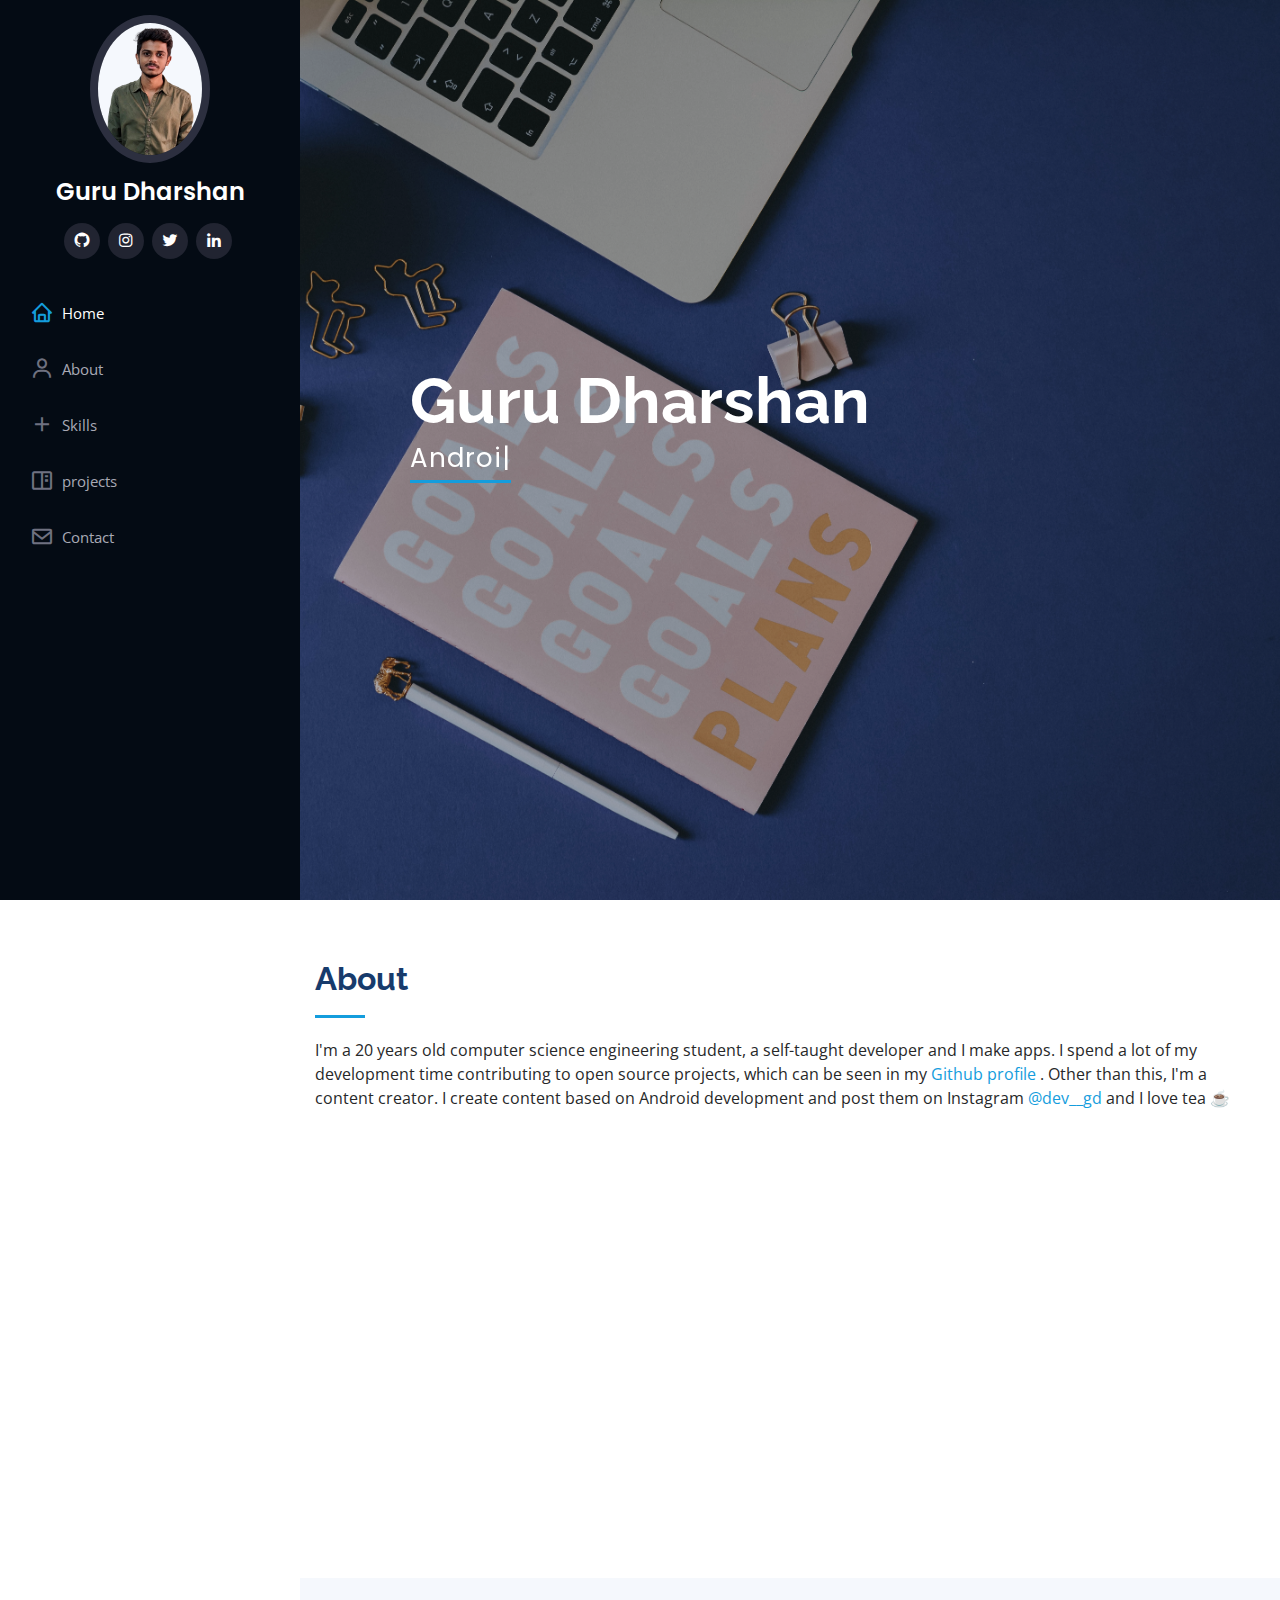
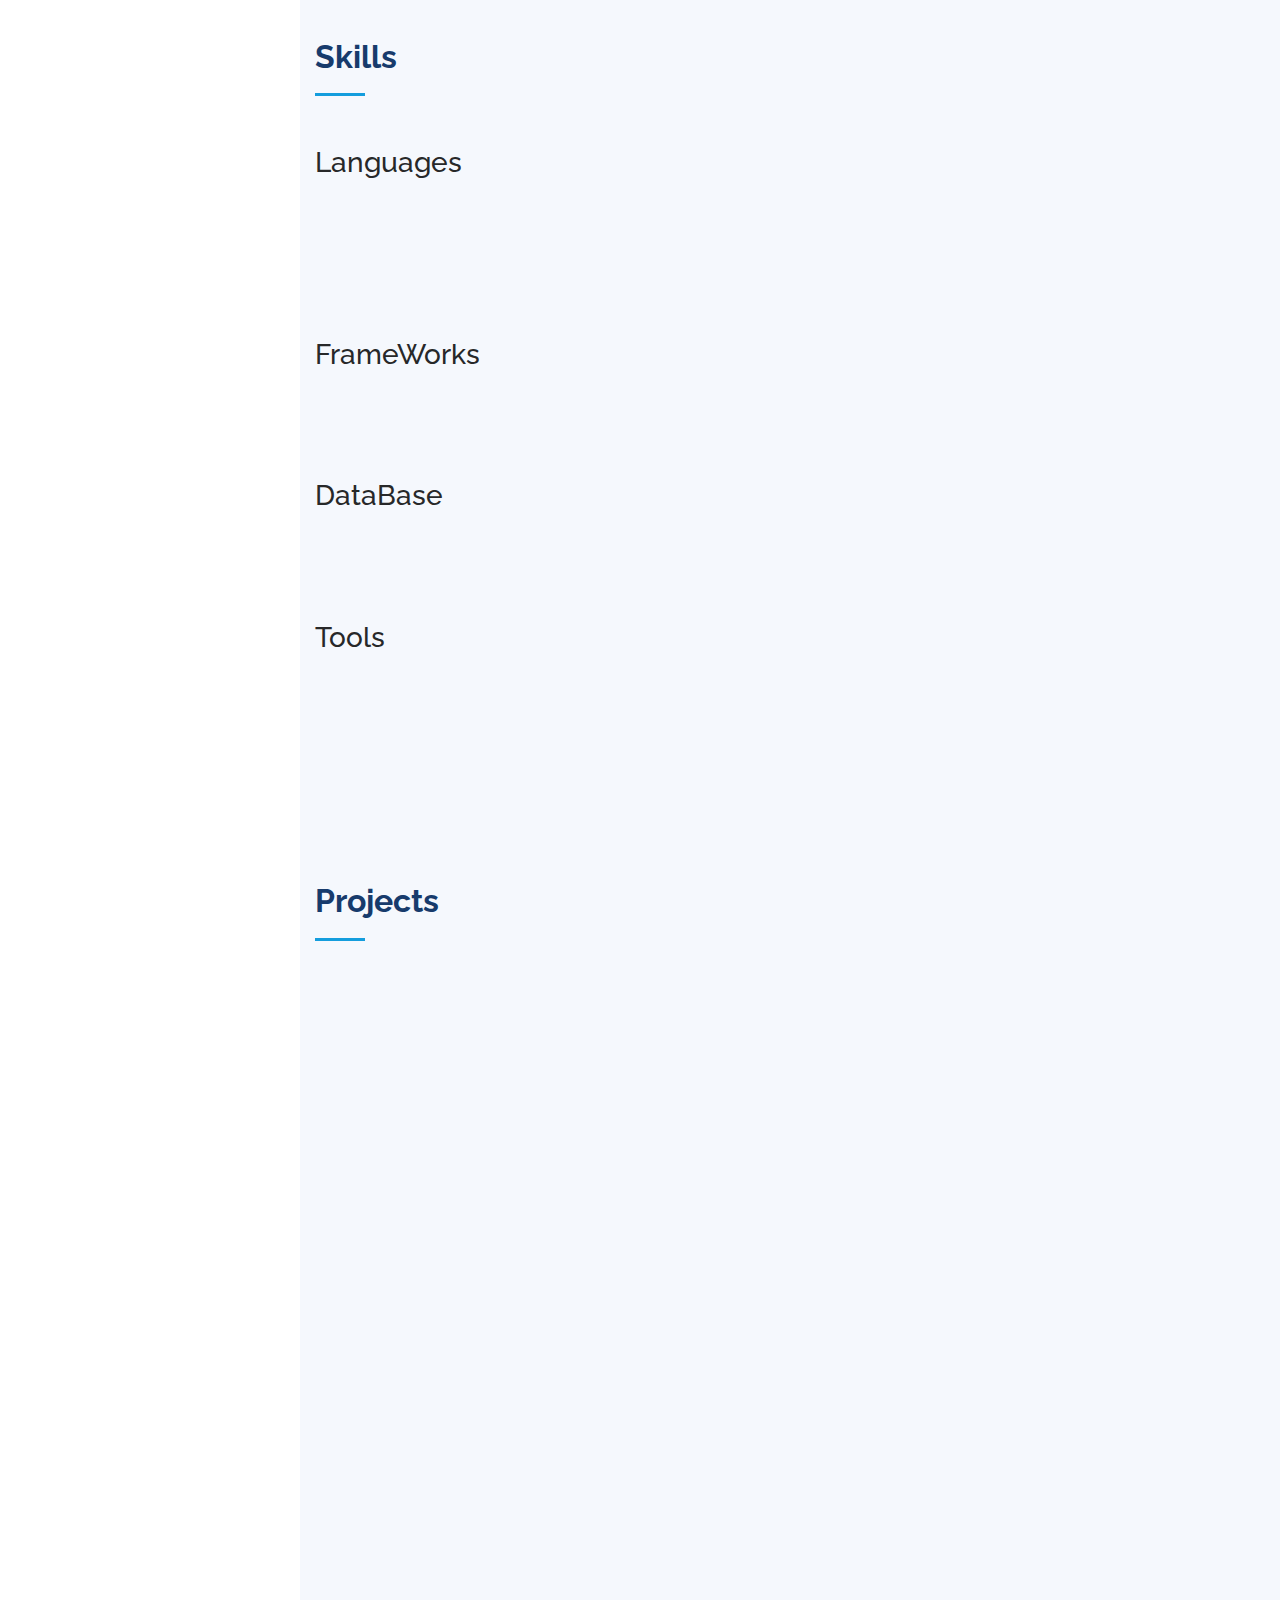
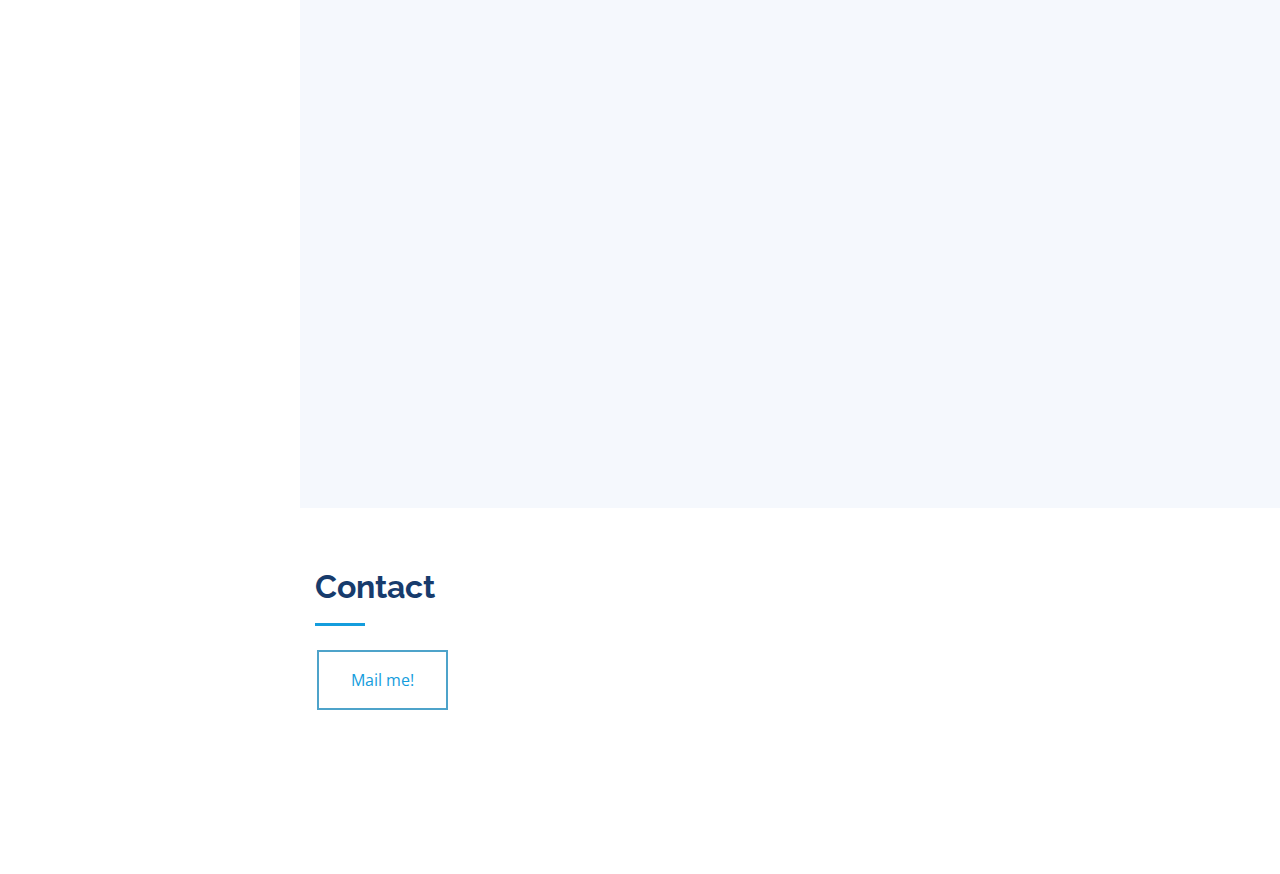
<file: index.html>
<!DOCTYPE html>
<html lang="en">

<head>
  <meta charset="utf-8">
  <meta content="width=device-width, initial-scale=1.0" name="viewport">

  <title>GuruDharshan - portfolio</title>
  <meta content="" name="description">
  <meta content="" name="keywords">

  <!-- Favicons -->
  <link href="assets/img/Group 607.png" rel="icon">
  <link href="assets/img/apple-touch-icon.png" rel="apple-touch-icon">

  <!-- Google Fonts -->
  <link href="https://fonts.googleapis.com/css?family=Open+Sans:300,300i,400,400i,600,600i,700,700i|Raleway:300,300i,400,400i,500,500i,600,600i,700,700i|Poppins:300,300i,400,400i,500,500i,600,600i,700,700i" rel="stylesheet">

  <!-- Vendor CSS Files -->
  <link href="assets/vendor/bootstrap/css/bootstrap.min.css" rel="stylesheet">
  <link href="assets/vendor/icofont/icofont.min.css" rel="stylesheet">
  <link href="assets/vendor/boxicons/css/boxicons.min.css" rel="stylesheet">
  <link href="assets/vendor/venobox/venobox.css" rel="stylesheet">
  <link href="assets/vendor/owl.carousel/assets/owl.carousel.min.css" rel="stylesheet">
  <link href="assets/vendor/aos/aos.css" rel="stylesheet">

  <!-- Template Main CSS File -->
  <link href="assets/css/style.css" rel="stylesheet">

  
</head>

<body>

  <!-- ======= Mobile nav toggle button ======= -->
  <button type="button" class="mobile-nav-toggle d-xl-none"><i class="icofont-navigation-menu"></i></button>

  <!-- ======= Header ======= -->
  <header id="header">
    <div class="d-flex flex-column">

      <div class="profile">
        <img src="assets/img/gd.png" alt="" class="img-fluid rounded-circle">
        <h1 class="text-light"><a href="index.html">Guru Dharshan</a></h1>
        <div class="social-links mt-3 text-center">
          <a href="https://github.com/guru-dharshan" class="github"><i class="bx bxl-github"></i></a>
          <a href="https://www.instagram.com/dev__gd/" class="instagram"><i class="bx bxl-instagram"></i></a>
          <a href="#" class="twitter"><i class="bx bxl-twitter"></i></a>
          <a href="https://www.linkedin.com/in/guru-dharshan-424b01189/" class="linkedin"><i class="bx bxl-linkedin"></i></a>
          
        </div>
      </div>

      <nav class="nav-menu">
        <ul>
          <li class="active"><a href="index.html"><i class="bx bx-home"></i> <span>Home</span></a></li>
          <li><a href="#about"><i class="bx bx-user"></i> <span>About</span></a></li>
          <li><a href="#skills"><i class="bx bx-plus"></i> <span>Skills</span></a></li>
          <li><a href="#portfolio"><i class="bx bx-book-content"></i> projects</a></li>
          <li><a href="#contact"><i class="bx bx-envelope"></i> Contact</a></li>

        </ul>
      </nav><!-- .nav-menu -->
      <button type="button" class="mobile-nav-toggle d-xl-none"><i class="icofont-navigation-menu"></i></button>

    </div>
  </header><!-- End Header -->

  <!-- ======= Hero Section ======= -->
  <section id="hero" class="d-flex flex-column justify-content-center align-items-center">
    <div class="hero-container" data-aos="fade-in">
      <h1>Guru Dharshan</h1>
      <p><span class="typed" data-typed-items="Android Developer, UI/UX Designer"></span></p>
    </div>
  </section><!-- End Hero -->

  <main id="main">

    <!-- ======= About Section ======= -->
    <section id="about" class="about">
      <div class="container">

        <div class="section-title">
          <h2>About</h2>
          <p>I'm a 20 years old computer science engineering student, a self-taught developer and I make apps. I spend a lot of my development time contributing to open source projects, which can be seen in my<a href="https://github.com/guru-dharshan"> Github profile</a>
            . Other than this, I'm a content creator. I create content based on Android development and post them on Instagram <a href="https://www.instagram.com/dev__gd/">@dev__gd</a> and I love tea ☕️</p>
        </div>

        <div class="row">
          <div class="col-lg-4" data-aos="fade-right">
            <img src="assets/img/gd.png" class="img-fluid" alt="">
          </div>
          <div class="col-lg-8 pt-4 pt-lg-0 content" data-aos="fade-left">
            <h3>Android Developer</h3>
            <!-- <p class="font-italic">
              Lorem ipsum dolor sit amet, consectetur adipiscing elit, sed do eiusmod tempor incididunt ut labore et dolore
              magna aliqua.
            </p> -->
            <a href="https://www.credential.net/2e486b16-f52e-48ca-a802-051e4b584d07?key=b23089bad36eba8f95859839c58dc8daccc779fb27c9cb19b958ee33bba5d922&record_view=true">Google Certified Associate Android Developer</a>
            <p>      </p>
            <div class="row">
              <div class="col-lg-6">
                <ul>
                  <li><i class="icofont-rounded-right"></i> <strong>Birthday:</strong> 19 Aug 2000</li>
                  <li><i class="icofont-rounded-right"></i> <strong>City:</strong> Chennai, India</li>
                  <li><i class="icofont-rounded-right"></i> <strong>Freelance:</strong> Available</li>

                </ul>
              </div>
              <div class="col-lg-6">
                <ul>
                  <li><i class="icofont-rounded-right"></i> <strong>Age:</strong> 20</li>
                  <li><i class="icofont-rounded-right"></i> <strong>Degree:</strong> B.E CSE</li>
                  <li><i class="icofont-rounded-right"></i> <strong>Email:</strong> dharshangd1906@gmail.com</li>
                </ul>
              </div>
            </div>
            <button class="button button1"><a href="https://docs.google.com/document/d/1xY9tBkYJBKoan7dQbqFwELZzzhfUtPKsMN-5oGb_-HA/edit?usp=sharing">Resume</a></button>
            <!-- <p>
              Officiis eligendi itaque labore et dolorum mollitia officiis optio vero. Quisquam sunt adipisci omnis et ut. Nulla accusantium dolor incidunt officia tempore. Et eius omnis.
              Cupiditate ut dicta maxime officiis quidem quia. Sed et consectetur qui quia repellendus itaque neque. Aliquid amet quidem ut quaerat cupiditate. Ab et eum qui repellendus omnis culpa magni laudantium dolores.
            </p> -->
          </div>
          

        </div>

      </div>
    </section><!-- End About Section -->

   

    <!-- ======= Skills Section ======= -->
    <section id="skills" class="skills section-bg">
      <div class="container">

        <div class="section-title">
          <h2>Skills</h2>
          
        </div>
        <h3>Languages</h3>

        <div class="row skills-content">

          <div class="col-lg-6" data-aos="fade-up">
            <div class="progress">
              <span class="skill">Java <i class="val">90%</i></span>
              <div class="progress-bar-wrap">
                <div class="progress-bar" role="progressbar" aria-valuenow="90" aria-valuemin="0" aria-valuemax="100"></div>
              </div>
            </div>

            <div class="progress">
              <span class="skill">HTML <i class="val">80%</i></span>
              <div class="progress-bar-wrap">
                <div class="progress-bar" role="progressbar" aria-valuenow="80" aria-valuemin="0" aria-valuemax="100"></div>
              </div>
            </div>

            <div class="progress">
              <span class="skill">CSS <i class="val">70%</i></span>
              <div class="progress-bar-wrap">
                <div class="progress-bar" role="progressbar" aria-valuenow="70" aria-valuemin="0" aria-valuemax="100"></div>
              </div>
            </div>

          

          </div>

          <div class="col-lg-6" data-aos="fade-up" data-aos-delay="100">

            <div class="progress">
              <span class="skill">Python <i class="val">90%</i></span>
              <div class="progress-bar-wrap">
                <div class="progress-bar" role="progressbar" aria-valuenow="90" aria-valuemin="0" aria-valuemax="100"></div>
              </div>
            </div>

            <div class="progress">
              <span class="skill">C<i class="val">80%</i></span>
              <div class="progress-bar-wrap">
                <div class="progress-bar" role="progressbar" aria-valuenow="80" aria-valuemin="0" aria-valuemax="100"></div>
              </div>
            </div>

            <div class="progress">
              <span class="skill">Dart <i class="val">55%</i></span>
              <div class="progress-bar-wrap">
                <div class="progress-bar" role="progressbar" aria-valuenow="55" aria-valuemin="0" aria-valuemax="100"></div>
              </div>
            </div>

          </div>

        </div>
        <h3>FrameWorks</h3>

        <div class="row skills-content">
  
          <div class="col-lg-6" data-aos="fade-up">
            <div class="progress">
              <span class="skill">Android <i class="val">100%</i></span>
              <div class="progress-bar-wrap">
                <div class="progress-bar" role="progressbar" aria-valuenow="100" aria-valuemin="0" aria-valuemax="100"></div>
              </div>
            </div>
  
            <div class="progress">
              <span class="skill">Flutter <i class="val">70%</i></span>
              <div class="progress-bar-wrap">
                <div class="progress-bar" role="progressbar" aria-valuenow="70" aria-valuemin="0" aria-valuemax="100"></div>
              </div>
            </div>
  
          </div>

        </div>

        <h3>DataBase</h3>

        <div class="row skills-content">
  
          <div class="col-lg-6" data-aos="fade-up">
            <div class="progress">
              <span class="skill">Firebase <i class="val">90%</i></span>
              <div class="progress-bar-wrap">
                <div class="progress-bar" role="progressbar" aria-valuenow="90" aria-valuemin="0" aria-valuemax="100"></div>
              </div>
            </div>
  
            <div class="progress">
              <span class="skill">SQL lite <i class="val">70%</i></span>
              <div class="progress-bar-wrap">
                <div class="progress-bar" role="progressbar" aria-valuenow="70" aria-valuemin="0" aria-valuemax="100"></div>
              </div>
            </div>
  
          </div>
          
        </div>

        <h3>Tools</h3>

        <div class="row skills-content">
  
          <div class="col-lg-6" data-aos="fade-up">
            <div class="progress">
              <span class="skill">Git <i class="val">90%</i></span>
              <div class="progress-bar-wrap">
                <div class="progress-bar" role="progressbar" aria-valuenow="90" aria-valuemin="0" aria-valuemax="100"></div>
              </div>
            </div>
  
            <div class="progress">
              <span class="skill">Git Hub <i class="val">90%</i></span>
              <div class="progress-bar-wrap">
                <div class="progress-bar" role="progressbar" aria-valuenow="90" aria-valuemin="0" aria-valuemax="100"></div>
              </div>
            </div>
  
          </div>
          <div class="col-lg-6" data-aos="fade-up" data-aos-delay="100">

            <div class="progress">
              <span class="skill">Adobe XD <i class="val">90%</i></span>
              <div class="progress-bar-wrap">
                <div class="progress-bar" role="progressbar" aria-valuenow="90" aria-valuemin="0" aria-valuemax="100"></div>
              </div>
            </div>

            <div class="progress">
              <span class="skill">Figma<i class="val">70%</i></span>
              <div class="progress-bar-wrap">
                <div class="progress-bar" role="progressbar" aria-valuenow="70" aria-valuemin="0" aria-valuemax="100"></div>
              </div>
            </div>

          

          </div>
          
        </div>
        
      </div>
     
    </section><!-- End Skills Section -->

    

    <!-- ======= Portfolio Section ======= -->
    <section id="portfolio" class="portfolio section-bg">
      <div class="container">

        <div class="section-title">
          <h2>Projects</h2>
        </div>

        <div class="row" data-aos="fade-up">
          <div class="col-lg-12 d-flex justify-content-center">
            <ul id="portfolio-flters">
              <li data-filter="*" class="filter-active">ALL</li>
              <li data-filter=".filter-app">App</li>
              <li data-filter=".filter-ui">UI</li>
              <li data-filter=".filter-web">Clients</li>
            </ul>
          </div>
        </div>

        <div class="row portfolio-container" data-aos="fade-up" data-aos-delay="100">

          <div class="col-lg-4 col-md-6 portfolio-item filter-app">
            <div class="portfolio-wrap">
              <img src="assets/img/portfolio/mvvm.png" class="img-fluid" alt="">
              <div class="portfolio-links">
                <a href="assets/img/portfolio/mvvm-detail.png" data-gall="portfolioGallery" class="venobox" title="Todo App"><i class="bx bx-plus"></i></a>
                <a href="https://github.com/guru-dharshan/ToDoList_master" title="More Details"><i class="bx bx-link"></i></a>
              </div>
            </div>
          </div>

         

          <div class="col-lg-4 col-md-6 portfolio-item filter-app">
            <div class="portfolio-wrap">
              <img src="assets/img/portfolio/findmovie.png" class="img-fluid" alt="">
              <div class="portfolio-links">
                <a href="assets/img/portfolio/movie-details.png" data-gall="portfolioGallery" class="venobox" title="Find Movie App"><i class="bx bx-plus"></i></a>
                <a href="https://github.com/guru-dharshan/findmovie" title="More Details"><i class="bx bx-link"></i></a>
              </div>
            </div>
          </div>

          <div class="col-lg-4 col-md-6 portfolio-item filter-app">
            <div class="portfolio-wrap">
              <img src="assets/img/portfolio/covid detail.png" class="img-fluid" alt="">
              <div class="portfolio-links">
                <a href="assets/img/portfolio/corona-details.png" data-gall="portfolioGallery" class="venobox" title="Covid Tracker App"><i class="bx bx-plus"></i></a>
                <a href="https://github.com/guru-dharshan/Coronatrackerv2" title="More Details"><i class="bx bx-link"></i></a>
              </div>
            </div>
          </div>

          <div class="col-lg-4 col-md-6 portfolio-item filter-app">
            <div class="portfolio-wrap">
              <img src="assets/img/portfolio/note-post.png" class="img-fluid" alt="">
              <div class="portfolio-links">
                <a href="assets/img/portfolio/notes-detail.png" data-gall="portfolioGallery" class="venobox" title="Notes App"><i class="bx bx-plus"></i></a>
                <a href="https://github.com/guru-dharshan/notes_app" title="More Details"><i class="bx bx-link"></i></a>
              </div>
            </div>
          </div>

         

          <div class="col-lg-4 col-md-6 portfolio-item filter-app">
            <div class="portfolio-wrap">
              <img src="assets/img/corona watch.png" class="img-fluid" alt="">
              <div class="portfolio-links">
                <a href="assets/img/portfolio/watch-detail.png" data-gall="portfolioGallery" class="venobox" title="Covid Tracker Wear OS App"><i class="bx bx-plus"></i></a>
                <a href="https://github.com/guru-dharshan/corona_global_case_wear_os" title="More Details"><i class="bx bx-link"></i></a>
              </div>
            </div>
          </div>
          <div class="col-lg-4 col-md-6 portfolio-item filter-app">
            <div class="portfolio-wrap">
              <img src="assets/img/portfolio/event.png" class="img-fluid" alt="">
              <div class="portfolio-links">
                <a href="assets/img/portfolio/rit-detail.png" data-gall="portfolioGallery" class="venobox" title="RIT E vent"><i class="bx bx-plus"></i></a>
                <a href="https://play.google.com/store/apps/details?id=com.rit.ritevents" title="More Details"><i class="bx bx-link"></i></a>
              </div>
            </div>
          </div>


          <div class="col-lg-4 col-md-6 portfolio-item filter-ui">
            <div class="portfolio-wrap">
              <img src="assets/img/portfolio/whatsapp ui.png" class="img-fluid" alt="">
              <div class="portfolio-links">
                <a href="assets/img/portfolio/whatsapp ui detaili.png" data-gall="portfolioGallery" class="venobox" title="Whatsapp UI"><i class="bx bx-plus"></i></a>
                <a href="https://github.com/guru-dharshan/whatsapp_ui" title="More Details"><i class="bx bx-link"></i></a>
              </div>
            </div>
          </div>

          <div class="col-lg-4 col-md-6 portfolio-item filter-ui">
            <div class="portfolio-wrap">
              <img src="assets/img/portfolio/insta ui.png" class="img-fluid" alt="">
              <div class="portfolio-links">
                <a href="assets/img/portfolio/instaui-detail.png" data-gall="portfolioGallery" class="venobox" title="Instagram UI"><i class="bx bx-plus"></i></a>
                <a href="https://github.com/guru-dharshan/Instaredesign" title="More Details"><i class="bx bx-link"></i></a>
              </div>
            </div>
          </div>

          <div class="col-lg-4 col-md-6 portfolio-item filter-ui">
            <div class="portfolio-wrap">
              <img src="assets/img/portfolio/zomato ui.png" class="img-fluid" alt="">
              <div class="portfolio-links">
                <a href="assets/img/portfolio/zomato ui detail.png" data-gall="portfolioGallery" class="venobox" title="Zomato UI"><i class="bx bx-plus"></i></a>
                <a href="https://github.com/guru-dharshan/Zomato_design" title="More Details"><i class="bx bx-link"></i></a>
              </div>
            </div>
          </div>

         

        </div>

      </div>
    </section><!-- End Portfolio Section -->

    

   

    <!-- ======= Contact Section ======= -->
    <section id="contact" class="contact">
      <div class="container">

        <div class="section-title">
          <h2>Contact</h2>
          <button class="button button1"><a href="mailto:dharshangd1906@gmail.com">Mail me!</a></button>

        </div>


      </div>
    </section><!-- End Contact Section -->

  </main><!-- End #main -->

  

  <a href="#" class="back-to-top"><i class="icofont-simple-up"></i></a>

  <!-- Vendor JS Files -->
  <script src="assets/vendor/jquery/jquery.min.js"></script>
  <script src="assets/vendor/bootstrap/js/bootstrap.bundle.min.js"></script>
  <script src="assets/vendor/jquery.easing/jquery.easing.min.js"></script>
  <script src="assets/vendor/php-email-form/validate.js"></script>
  <script src="assets/vendor/waypoints/jquery.waypoints.min.js"></script>
  <script src="assets/vendor/counterup/counterup.min.js"></script>
  <script src="assets/vendor/isotope-layout/isotope.pkgd.min.js"></script>
  <script src="assets/vendor/venobox/venobox.min.js"></script>
  <script src="assets/vendor/owl.carousel/owl.carousel.min.js"></script>
  <script src="assets/vendor/typed.js/typed.min.js"></script>
  <script src="assets/vendor/aos/aos.js"></script>

  <!-- Template Main JS File -->
  <script src="assets/js/main.js"></script>

</body>

</html>
</file>
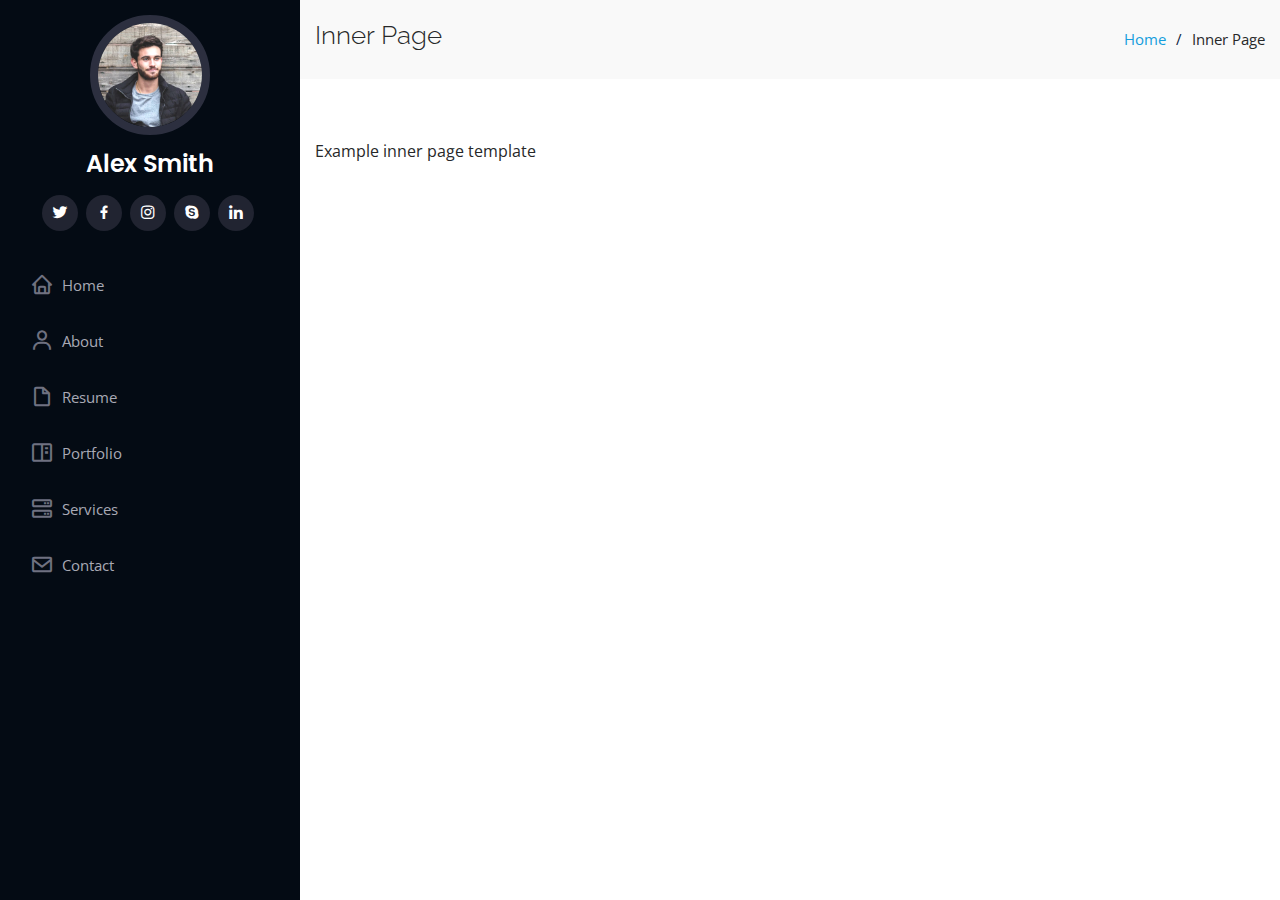
<file: inner-page.html>
<!DOCTYPE html>
<html lang="en">

<head>
  <meta charset="utf-8">
  <meta content="width=device-width, initial-scale=1.0" name="viewport">

  <title>Inner Page - iPortfolio Bootstrap Template</title>
  <meta content="" name="description">
  <meta content="" name="keywords">

  <!-- Favicons -->
  <link href="assets/img/favicon.png" rel="icon">
  <link href="assets/img/apple-touch-icon.png" rel="apple-touch-icon">

  <!-- Google Fonts -->
  <link href="https://fonts.googleapis.com/css?family=Open+Sans:300,300i,400,400i,600,600i,700,700i|Raleway:300,300i,400,400i,500,500i,600,600i,700,700i|Poppins:300,300i,400,400i,500,500i,600,600i,700,700i" rel="stylesheet">

  <!-- Vendor CSS Files -->
  <link href="assets/vendor/bootstrap/css/bootstrap.min.css" rel="stylesheet">
  <link href="assets/vendor/icofont/icofont.min.css" rel="stylesheet">
  <link href="assets/vendor/boxicons/css/boxicons.min.css" rel="stylesheet">
  <link href="assets/vendor/venobox/venobox.css" rel="stylesheet">
  <link href="assets/vendor/owl.carousel/assets/owl.carousel.min.css" rel="stylesheet">
  <link href="assets/vendor/aos/aos.css" rel="stylesheet">

  <!-- Template Main CSS File -->
  <link href="assets/css/style.css" rel="stylesheet">

  
</head>

<body>

  <!-- ======= Mobile nav toggle button ======= -->
  <button type="button" class="mobile-nav-toggle d-xl-none"><i class="icofont-navigation-menu"></i></button>

  <!-- ======= Header ======= -->
  <header id="header">
    <div class="d-flex flex-column">

      <div class="profile">
        <img src="assets/img/profile-img.jpg" alt="" class="img-fluid rounded-circle">
        <h1 class="text-light"><a href="index.html">Alex Smith</a></h1>
        <div class="social-links mt-3 text-center">
          <a href="#" class="twitter"><i class="bx bxl-twitter"></i></a>
          <a href="#" class="facebook"><i class="bx bxl-facebook"></i></a>
          <a href="#" class="instagram"><i class="bx bxl-instagram"></i></a>
          <a href="#" class="google-plus"><i class="bx bxl-skype"></i></a>
          <a href="#" class="linkedin"><i class="bx bxl-linkedin"></i></a>
        </div>
      </div>

      <nav class="nav-menu">
        <ul>
          <li><a href="index.html"><i class="bx bx-home"></i> <span>Home</span></a></li>
          <li><a href="#about"><i class="bx bx-user"></i> <span>About</span></a></li>
          <li><a href="#resume"><i class="bx bx-file-blank"></i> <span>Resume</span></a></li>
          <li><a href="#portfolio"><i class="bx bx-book-content"></i> Portfolio</a></li>
          <li><a href="#services"><i class="bx bx-server"></i> Services</a></li>
          <li><a href="#contact"><i class="bx bx-envelope"></i> Contact</a></li>

        </ul>
      </nav><!-- .nav-menu -->
      <button type="button" class="mobile-nav-toggle d-xl-none"><i class="icofont-navigation-menu"></i></button>

    </div>
  </header><!-- End Header -->

  <main id="main">

    <!-- ======= Breadcrumbs ======= -->
    <section class="breadcrumbs">
      <div class="container">

        <div class="d-flex justify-content-between align-items-center">
          <h2>Inner Page</h2>
          <ol>
            <li><a href="index.html">Home</a></li>
            <li>Inner Page</li>
          </ol>
        </div>

      </div>
    </section><!-- End Breadcrumbs -->

    <section class="inner-page">
      <div class="container">
        <p>
          Example inner page template
        </p>
      </div>
    </section>

  </main><!-- End #main -->



  <a href="#" class="back-to-top"><i class="icofont-simple-up"></i></a>

  <!-- Vendor JS Files -->
  <script src="assets/vendor/jquery/jquery.min.js"></script>
  <script src="assets/vendor/bootstrap/js/bootstrap.bundle.min.js"></script>
  <script src="assets/vendor/jquery.easing/jquery.easing.min.js"></script>
  <script src="assets/vendor/php-email-form/validate.js"></script>
  <script src="assets/vendor/waypoints/jquery.waypoints.min.js"></script>
  <script src="assets/vendor/counterup/counterup.min.js"></script>
  <script src="assets/vendor/isotope-layout/isotope.pkgd.min.js"></script>
  <script src="assets/vendor/venobox/venobox.min.js"></script>
  <script src="assets/vendor/owl.carousel/owl.carousel.min.js"></script>
  <script src="assets/vendor/typed.js/typed.min.js"></script>
  <script src="assets/vendor/aos/aos.js"></script>

  <!-- Template Main JS File -->
  <script src="assets/js/main.js"></script>

</body>

</html>
</file>
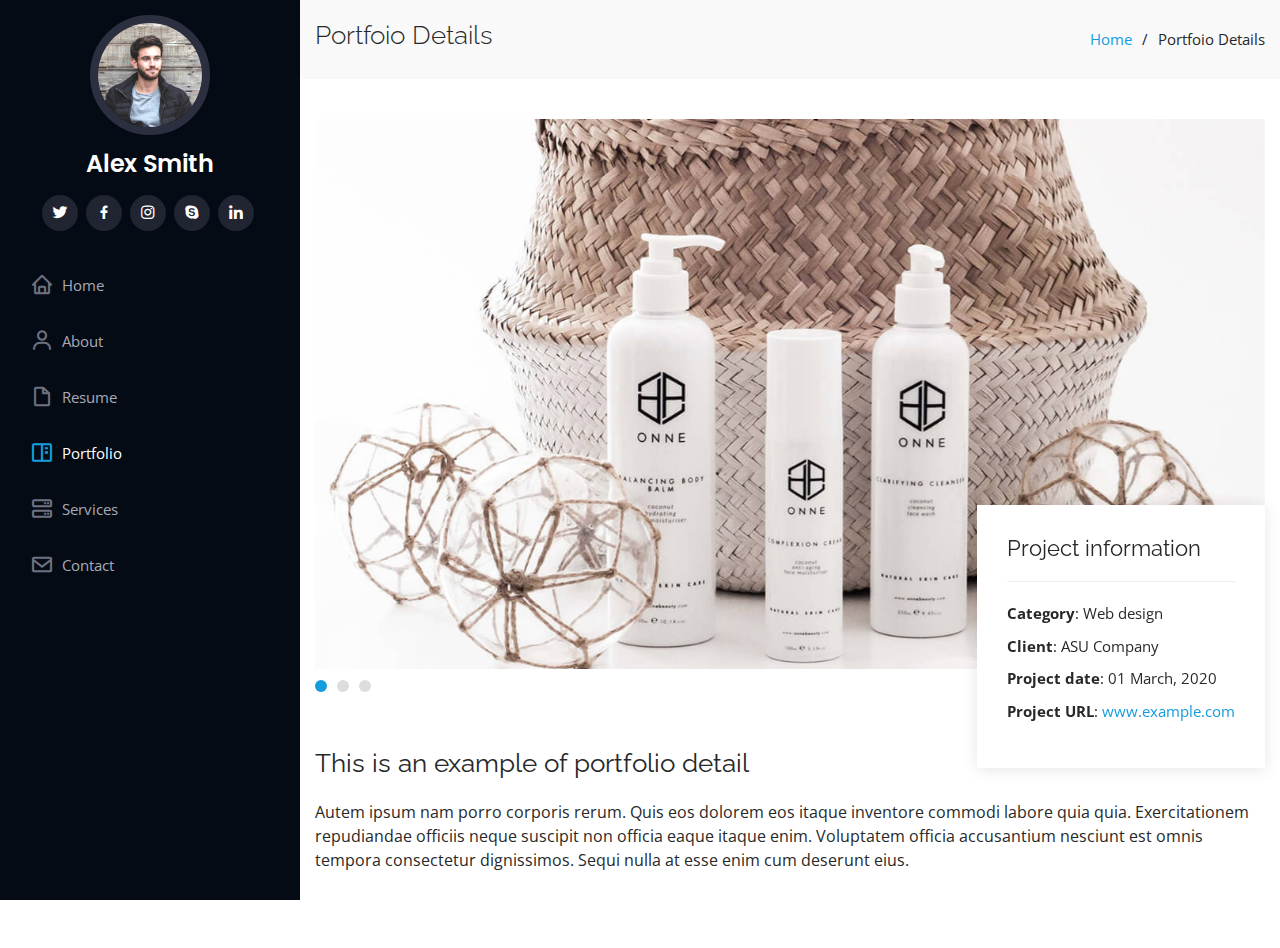
<file: portfolio-details.html>
<!DOCTYPE html>
<html lang="en">

<head>
  <meta charset="utf-8">
  <meta content="width=device-width, initial-scale=1.0" name="viewport">

  <title>Portfolio Details - iPortfolio Bootstrap Template</title>
  <meta content="" name="description">
  <meta content="" name="keywords">

  <!-- Favicons -->
  <link href="assets/img/favicon.png" rel="icon">
  <link href="assets/img/apple-touch-icon.png" rel="apple-touch-icon">

  <!-- Google Fonts -->
  <link href="https://fonts.googleapis.com/css?family=Open+Sans:300,300i,400,400i,600,600i,700,700i|Raleway:300,300i,400,400i,500,500i,600,600i,700,700i|Poppins:300,300i,400,400i,500,500i,600,600i,700,700i" rel="stylesheet">

  <!-- Vendor CSS Files -->
  <link href="assets/vendor/bootstrap/css/bootstrap.min.css" rel="stylesheet">
  <link href="assets/vendor/icofont/icofont.min.css" rel="stylesheet">
  <link href="assets/vendor/boxicons/css/boxicons.min.css" rel="stylesheet">
  <link href="assets/vendor/venobox/venobox.css" rel="stylesheet">
  <link href="assets/vendor/owl.carousel/assets/owl.carousel.min.css" rel="stylesheet">
  <link href="assets/vendor/aos/aos.css" rel="stylesheet">

  <!-- Template Main CSS File -->
  <link href="assets/css/style.css" rel="stylesheet">

  
</head>

<body>

  <!-- ======= Mobile nav toggle button ======= -->
  <button type="button" class="mobile-nav-toggle d-xl-none"><i class="icofont-navigation-menu"></i></button>

  <!-- ======= Header ======= -->
  <header id="header">
    <div class="d-flex flex-column">

      <div class="profile">
        <img src="assets/img/profile-img.jpg" alt="" class="img-fluid rounded-circle">
        <h1 class="text-light"><a href="index.html">Alex Smith</a></h1>
        <div class="social-links mt-3 text-center">
          <a href="#" class="twitter"><i class="bx bxl-twitter"></i></a>
          <a href="#" class="facebook"><i class="bx bxl-facebook"></i></a>
          <a href="#" class="instagram"><i class="bx bxl-instagram"></i></a>
          <a href="#" class="google-plus"><i class="bx bxl-skype"></i></a>
          <a href="#" class="linkedin"><i class="bx bxl-linkedin"></i></a>
        </div>
      </div>

      <nav class="nav-menu">
        <ul>
          <li><a href="index.html"><i class="bx bx-home"></i> <span>Home</span></a></li>
          <li><a href="#about"><i class="bx bx-user"></i> <span>About</span></a></li>
          <li><a href="#resume"><i class="bx bx-file-blank"></i> <span>Resume</span></a></li>
          <li class="active"><a href="#portfolio"><i class="bx bx-book-content"></i> Portfolio</a></li>
          <li><a href="#services"><i class="bx bx-server"></i> Services</a></li>
          <li><a href="#contact"><i class="bx bx-envelope"></i> Contact</a></li>

        </ul>
      </nav><!-- .nav-menu -->
      <button type="button" class="mobile-nav-toggle d-xl-none"><i class="icofont-navigation-menu"></i></button>

    </div>
  </header><!-- End Header -->

  <main id="main">

    <!-- ======= Breadcrumbs ======= -->
    <section id="breadcrumbs" class="breadcrumbs">
      <div class="container">

        <div class="d-flex justify-content-between align-items-center">
          <h2>Portfoio Details</h2>
          <ol>
            <li><a href="index.html">Home</a></li>
            <li>Portfoio Details</li>
          </ol>
        </div>

      </div>
    </section><!-- End Breadcrumbs -->

    <!-- ======= Portfolio Details Section ======= -->
    <section id="portfolio-details" class="portfolio-details">
      <div class="container">

        <div class="portfolio-details-container">

          <div class="owl-carousel portfolio-details-carousel">
            <img src="assets/img/portfolio-details-1.jpg" class="img-fluid" alt="">
            <img src="assets/img/portfolio-details-2.jpg" class="img-fluid" alt="">
            <img src="assets/img/portfolio-details-3.jpg" class="img-fluid" alt="">
          </div>

          <div class="portfolio-info">
            <h3>Project information</h3>
            <ul>
              <li><strong>Category</strong>: Web design</li>
              <li><strong>Client</strong>: ASU Company</li>
              <li><strong>Project date</strong>: 01 March, 2020</li>
              <li><strong>Project URL</strong>: <a href="#">www.example.com</a></li>
            </ul>
          </div>

        </div>

        <div class="portfolio-description">
          <h2>This is an example of portfolio detail</h2>
          <p>
            Autem ipsum nam porro corporis rerum. Quis eos dolorem eos itaque inventore commodi labore quia quia. Exercitationem repudiandae officiis neque suscipit non officia eaque itaque enim. Voluptatem officia accusantium nesciunt est omnis tempora consectetur dignissimos. Sequi nulla at esse enim cum deserunt eius.
          </p>
        </div>

      </div>
    </section><!-- End Portfolio Details Section -->

  </main><!-- End #main -->

  <!-- ======= Footer ======= -->
  

  <a href="#" class="back-to-top"><i class="icofont-simple-up"></i></a>

  <!-- Vendor JS Files -->
  <script src="assets/vendor/jquery/jquery.min.js"></script>
  <script src="assets/vendor/bootstrap/js/bootstrap.bundle.min.js"></script>
  <script src="assets/vendor/jquery.easing/jquery.easing.min.js"></script>
  <script src="assets/vendor/php-email-form/validate.js"></script>
  <script src="assets/vendor/waypoints/jquery.waypoints.min.js"></script>
  <script src="assets/vendor/counterup/counterup.min.js"></script>
  <script src="assets/vendor/isotope-layout/isotope.pkgd.min.js"></script>
  <script src="assets/vendor/venobox/venobox.min.js"></script>
  <script src="assets/vendor/owl.carousel/owl.carousel.min.js"></script>
  <script src="assets/vendor/typed.js/typed.min.js"></script>
  <script src="assets/vendor/aos/aos.js"></script>

  <!-- Template Main JS File -->
  <script src="assets/js/main.js"></script>

</body>

</html>
</file>
<file: assets/vendor/venobox/venobox.css>
/* ------ venobox.css --------*/
.vbox-overlay *, .vbox-overlay *:before, .vbox-overlay *:after{
    -webkit-backface-visibility: hidden;
    -webkit-box-sizing:border-box;
    -moz-box-sizing:border-box;
    box-sizing:border-box;
}
.vbox-overlay * { 
    -webkit-backface-visibility: visible;
    backface-visibility: visible;
}
.vbox-overlay{
    display: -webkit-flex;
    display: flex;
    -webkit-flex-direction: column;
    flex-direction: column;
    -webkit-justify-content: center;
    justify-content: center;
    -webkit-align-items: center;
    align-items: center;
    position: fixed;
    left: 0;
    top: 0;
    bottom: 0;
    right: 0;
    z-index: 999999;
}

/* ----- navigation ----- */
.vbox-title{
    width: 100%;
    height: 40px;
    float: left;
    text-align: center;
    line-height: 28px;
    font-size: 12px;
    padding: 6px 50px;
    overflow: hidden;
    position: fixed;
    display: none;
    left: 0;
    z-index: 89;
}
.vbox-close{
    cursor: pointer;
    position: fixed;
    top: -1px;
    right: 0;
    width: 50px;
    height: 40px;
    padding: 6px;
    display: block;
    background-position:10px center;
    overflow: hidden;
    font-size: 24px;
    line-height: 1;
    text-align: center;
    z-index: 99;
}
.vbox-left{
    cursor: pointer;
    position: fixed;
    left: 0;
    height: 40px;
    overflow: hidden;
    line-height: 28px;
    font-size: 12px;
    z-index: 99;
    display: flex;
    align-items:center;
}
.vbox-num{
    display: inline-block;
    margin: 6px 0 6px 15px;
}
/* ----- Social share ----- */
.vbox-share{
    line-height: 28px;
    font-size: 12px;
    overflow: hidden;
    position: fixed;
    left: 0;
    z-index: 98;
    display: flex;
    align-items:center;
    justify-content: center;
    width: 100%;
    text-align: center;
}
.vbox-share svg{
    max-height: 28px;
    width: 28px;
    z-index: 10;
    margin-left: 12px;
    margin-top: 6px;
    margin-bottom: 6px;
    vertical-align: middle;
}


/* ----- navigation ARROWS ----- */
.vbox-next, .vbox-prev{
    position: fixed;
    top: 50%;
    margin-top: -15px;
    overflow: hidden;
    cursor: pointer;
    display: block;
    width: 45px;
    height: 45px;
    z-index: 99;
}
.vbox-next span, .vbox-prev span{
    position: relative;
    width: 20px;
    height: 20px;
    border: 2px solid transparent;
    border-top-color: #B6B6B6;
    border-right-color: #B6B6B6;
    text-indent: -100px;
    position: absolute;
    top: 8px;
    display: block;
}
.vbox-prev{
    left: 15px;
}
.vbox-next{
    right: 15px;
}
.vbox-prev span{
    left: 10px;
    -ms-transform: rotate(-135deg);
    -webkit-transform: rotate(-135deg);
    transform: rotate(-135deg);
}
.vbox-next span{
    -ms-transform: rotate(45deg);
    -webkit-transform: rotate(45deg);
    transform: rotate(45deg);
    right: 10px;
}
/* ------- inline window ------ */
.vbox-inline{
    width: 420px;
    height: 315px;
    height: 70vh;
    padding: 10px;
    background: #fff;
    margin: 0 auto;
    overflow: auto;
    text-align: left;
}
/* ------- Video & iFrames window ------ */
.venoframe{
    max-width: 100%;
    width: 100%;
    border: none;
    width: 100%;
    height: 260px;
    height: 70vh;
}
.venoframe.vbvid{
    height: 260px;
}
@media (min-width: 768px) {
    .venoframe, .vbox-inline{
        width: 90%;
        height: 360px;
        height: 70vh;
    }
    .venoframe.vbvid{
        width: 640px;
        height: 360px;
    }
}
@media (min-width: 992px) {
    .venoframe, .vbox-inline{
        max-width: 1200px;
        width: 80%;
        height: 540px;
        height: 70vh;
    }
    .venoframe.vbvid{
        width: 960px;
        height: 540px;
    }
}
/* 
Please do NOT edit this part! 
or at least read this note: http://i.imgur.com/7C0ws9e.gif
*/
.vbox-open{
    overflow: hidden;
}
.vbox-container{
    position: absolute;
    left: 0;
    right: 0;
    top: 0;
    bottom: 0;
    overflow-x: hidden;
    overflow-y: scroll;
    overflow-scrolling: touch;
    -webkit-overflow-scrolling: touch;
    z-index: 20;
    max-height: 100%;

}

.vbox-content{
    text-align: center;
    float: left;
    width: 100%;
    position: relative;
    overflow: hidden;
    padding: 20px 4%;
}
.vbox-container img{
    max-width: 100%;
    height: auto;
}
.vbox-figlio{
    box-shadow: 0 0 12px rgba(0,0,0,0.19), 0 6px 6px rgba(0,0,0,0.23);
    max-width: 100%;
    text-align: initial;
}
img.vbox-figlio{
    -webkit-user-select: none;
-khtml-user-select: none;
-moz-user-select: none;
-o-user-select: none;
user-select: none;
}
.vbox-content.swipe-left{
    margin-left: -200px !important;
}
.vbox-content.swipe-right{
    margin-left: 200px !important;
}
.vbox-animated{
    webkit-transition: margin 300ms ease-out;
    transition: margin 300ms ease-out;
}

/* ---------- preloader ----------
 * SPINKIT 
 * http://tobiasahlin.com/spinkit/
-------------------------------- */
.sk-double-bounce,.sk-rotating-plane{width:40px;height:40px;margin:40px auto}.sk-rotating-plane{background-color:#333;-webkit-animation:sk-rotatePlane 1.2s infinite ease-in-out;animation:sk-rotatePlane 1.2s infinite ease-in-out}@-webkit-keyframes sk-rotatePlane{0%{-webkit-transform:perspective(120px) rotateX(0) rotateY(0);transform:perspective(120px) rotateX(0) rotateY(0)}50%{-webkit-transform:perspective(120px) rotateX(-180.1deg) rotateY(0);transform:perspective(120px) rotateX(-180.1deg) rotateY(0)}100%{-webkit-transform:perspective(120px) rotateX(-180deg) rotateY(-179.9deg);transform:perspective(120px) rotateX(-180deg) rotateY(-179.9deg)}}@keyframes sk-rotatePlane{0%{-webkit-transform:perspective(120px) rotateX(0) rotateY(0);transform:perspective(120px) rotateX(0) rotateY(0)}50%{-webkit-transform:perspective(120px) rotateX(-180.1deg) rotateY(0);transform:perspective(120px) rotateX(-180.1deg) rotateY(0)}100%{-webkit-transform:perspective(120px) rotateX(-180deg) rotateY(-179.9deg);transform:perspective(120px) rotateX(-180deg) rotateY(-179.9deg)}}.sk-double-bounce{position:relative}.sk-double-bounce .sk-child{width:100%;height:100%;border-radius:50%;background-color:#333;opacity:.6;position:absolute;top:0;left:0;-webkit-animation:sk-doubleBounce 2s infinite ease-in-out;animation:sk-doubleBounce 2s infinite ease-in-out}.sk-chasing-dots .sk-child,.sk-spinner-pulse,.sk-three-bounce .sk-child{background-color:#333;border-radius:100%}.sk-double-bounce .sk-double-bounce2{-webkit-animation-delay:-1s;animation-delay:-1s}@-webkit-keyframes sk-doubleBounce{0%,100%{-webkit-transform:scale(0);transform:scale(0)}50%{-webkit-transform:scale(1);transform:scale(1)}}@keyframes sk-doubleBounce{0%,100%{-webkit-transform:scale(0);transform:scale(0)}50%{-webkit-transform:scale(1);transform:scale(1)}}.sk-wave{margin:40px auto;width:50px;height:40px;text-align:center;font-size:10px}.sk-wave .sk-rect{background-color:#333;height:100%;width:6px;display:inline-block;-webkit-animation:sk-waveStretchDelay 1.2s infinite ease-in-out;animation:sk-waveStretchDelay 1.2s infinite ease-in-out}.sk-wave .sk-rect1{-webkit-animation-delay:-1.2s;animation-delay:-1.2s}.sk-wave .sk-rect2{-webkit-animation-delay:-1.1s;animation-delay:-1.1s}.sk-wave .sk-rect3{-webkit-animation-delay:-1s;animation-delay:-1s}.sk-wave .sk-rect4{-webkit-animation-delay:-.9s;animation-delay:-.9s}.sk-wave .sk-rect5{-webkit-animation-delay:-.8s;animation-delay:-.8s}@-webkit-keyframes sk-waveStretchDelay{0%,100%,40%{-webkit-transform:scaleY(.4);transform:scaleY(.4)}20%{-webkit-transform:scaleY(1);transform:scaleY(1)}}@keyframes sk-waveStretchDelay{0%,100%,40%{-webkit-transform:scaleY(.4);transform:scaleY(.4)}20%{-webkit-transform:scaleY(1);transform:scaleY(1)}}.sk-wandering-cubes{margin:40px auto;width:40px;height:40px;position:relative}.sk-wandering-cubes .sk-cube{background-color:#333;width:10px;height:10px;position:absolute;top:0;left:0;-webkit-animation:sk-wanderingCube 1.8s ease-in-out -1.8s infinite both;animation:sk-wanderingCube 1.8s ease-in-out -1.8s infinite both}.sk-chasing-dots,.sk-spinner-pulse{width:40px;height:40px;margin:40px auto}.sk-wandering-cubes .sk-cube2{-webkit-animation-delay:-.9s;animation-delay:-.9s}@-webkit-keyframes sk-wanderingCube{0%{-webkit-transform:rotate(0);transform:rotate(0)}25%{-webkit-transform:translateX(30px) rotate(-90deg) scale(.5);transform:translateX(30px) rotate(-90deg) scale(.5)}50%{-webkit-transform:translateX(30px) translateY(30px) rotate(-179deg);transform:translateX(30px) translateY(30px) rotate(-179deg)}50.1%{-webkit-transform:translateX(30px) translateY(30px) rotate(-180deg);transform:translateX(30px) translateY(30px) rotate(-180deg)}75%{-webkit-transform:translateX(0) translateY(30px) rotate(-270deg) scale(.5);transform:translateX(0) translateY(30px) rotate(-270deg) scale(.5)}100%{-webkit-transform:rotate(-360deg);transform:rotate(-360deg)}}@keyframes sk-wanderingCube{0%{-webkit-transform:rotate(0);transform:rotate(0)}25%{-webkit-transform:translateX(30px) rotate(-90deg) scale(.5);transform:translateX(30px) rotate(-90deg) scale(.5)}50%{-webkit-transform:translateX(30px) translateY(30px) rotate(-179deg);transform:translateX(30px) translateY(30px) rotate(-179deg)}50.1%{-webkit-transform:translateX(30px) translateY(30px) rotate(-180deg);transform:translateX(30px) translateY(30px) rotate(-180deg)}75%{-webkit-transform:translateX(0) translateY(30px) rotate(-270deg) scale(.5);transform:translateX(0) translateY(30px) rotate(-270deg) scale(.5)}100%{-webkit-transform:rotate(-360deg);transform:rotate(-360deg)}}.sk-spinner-pulse{-webkit-animation:sk-pulseScaleOut 1s infinite ease-in-out;animation:sk-pulseScaleOut 1s infinite ease-in-out}@-webkit-keyframes sk-pulseScaleOut{0%{-webkit-transform:scale(0);transform:scale(0)}100%{-webkit-transform:scale(1);transform:scale(1);opacity:0}}@keyframes sk-pulseScaleOut{0%{-webkit-transform:scale(0);transform:scale(0)}100%{-webkit-transform:scale(1);transform:scale(1);opacity:0}}.sk-chasing-dots{position:relative;text-align:center;-webkit-animation:sk-chasingDotsRotate 2s infinite linear;animation:sk-chasingDotsRotate 2s infinite linear}.sk-chasing-dots .sk-child{width:60%;height:60%;display:inline-block;position:absolute;top:0;-webkit-animation:sk-chasingDotsBounce 2s infinite ease-in-out;animation:sk-chasingDotsBounce 2s infinite ease-in-out}.sk-chasing-dots .sk-dot2{top:auto;bottom:0;-webkit-animation-delay:-1s;animation-delay:-1s}@-webkit-keyframes sk-chasingDotsRotate{100%{-webkit-transform:rotate(360deg);transform:rotate(360deg)}}@keyframes sk-chasingDotsRotate{100%{-webkit-transform:rotate(360deg);transform:rotate(360deg)}}@-webkit-keyframes sk-chasingDotsBounce{0%,100%{-webkit-transform:scale(0);transform:scale(0)}50%{-webkit-transform:scale(1);transform:scale(1)}}@keyframes sk-chasingDotsBounce{0%,100%{-webkit-transform:scale(0);transform:scale(0)}50%{-webkit-transform:scale(1);transform:scale(1)}}.sk-three-bounce{margin:40px auto;width:80px;text-align:center}.sk-three-bounce .sk-child{width:20px;height:20px;display:inline-block;-webkit-animation:sk-three-bounce 1.4s ease-in-out 0s infinite both;animation:sk-three-bounce 1.4s ease-in-out 0s infinite both}.sk-circle .sk-child:before,.sk-fading-circle .sk-circle:before{display:block;border-radius:100%;content:'';background-color:#333}.sk-three-bounce .sk-bounce1{-webkit-animation-delay:-.32s;animation-delay:-.32s}.sk-three-bounce .sk-bounce2{-webkit-animation-delay:-.16s;animation-delay:-.16s}@-webkit-keyframes sk-three-bounce{0%,100%,80%{-webkit-transform:scale(0);transform:scale(0)}40%{-webkit-transform:scale(1);transform:scale(1)}}@keyframes sk-three-bounce{0%,100%,80%{-webkit-transform:scale(0);transform:scale(0)}40%{-webkit-transform:scale(1);transform:scale(1)}}.sk-circle{margin:40px auto;width:40px;height:40px;position:relative}.sk-circle .sk-child{width:100%;height:100%;position:absolute;left:0;top:0}.sk-circle .sk-child:before{margin:0 auto;width:15%;height:15%;-webkit-animation:sk-circleBounceDelay 1.2s infinite ease-in-out both;animation:sk-circleBounceDelay 1.2s infinite ease-in-out both}.sk-circle .sk-circle2{-webkit-transform:rotate(30deg);-ms-transform:rotate(30deg);transform:rotate(30deg)}.sk-circle .sk-circle3{-webkit-transform:rotate(60deg);-ms-transform:rotate(60deg);transform:rotate(60deg)}.sk-circle .sk-circle4{-webkit-transform:rotate(90deg);-ms-transform:rotate(90deg);transform:rotate(90deg)}.sk-circle .sk-circle5{-webkit-transform:rotate(120deg);-ms-transform:rotate(120deg);transform:rotate(120deg)}.sk-circle .sk-circle6{-webkit-transform:rotate(150deg);-ms-transform:rotate(150deg);transform:rotate(150deg)}.sk-circle .sk-circle7{-webkit-transform:rotate(180deg);-ms-transform:rotate(180deg);transform:rotate(180deg)}.sk-circle .sk-circle8{-webkit-transform:rotate(210deg);-ms-transform:rotate(210deg);transform:rotate(210deg)}.sk-circle .sk-circle9{-webkit-transform:rotate(240deg);-ms-transform:rotate(240deg);transform:rotate(240deg)}.sk-circle .sk-circle10{-webkit-transform:rotate(270deg);-ms-transform:rotate(270deg);transform:rotate(270deg)}.sk-circle .sk-circle11{-webkit-transform:rotate(300deg);-ms-transform:rotate(300deg);transform:rotate(300deg)}.sk-circle .sk-circle12{-webkit-transform:rotate(330deg);-ms-transform:rotate(330deg);transform:rotate(330deg)}.sk-circle .sk-circle2:before{-webkit-animation-delay:-1.1s;animation-delay:-1.1s}.sk-circle .sk-circle3:before{-webkit-animation-delay:-1s;animation-delay:-1s}.sk-circle .sk-circle4:before{-webkit-animation-delay:-.9s;animation-delay:-.9s}.sk-circle .sk-circle5:before{-webkit-animation-delay:-.8s;animation-delay:-.8s}.sk-circle .sk-circle6:before{-webkit-animation-delay:-.7s;animation-delay:-.7s}.sk-circle .sk-circle7:before{-webkit-animation-delay:-.6s;animation-delay:-.6s}.sk-circle .sk-circle8:before{-webkit-animation-delay:-.5s;animation-delay:-.5s}.sk-circle .sk-circle9:before{-webkit-animation-delay:-.4s;animation-delay:-.4s}.sk-circle .sk-circle10:before{-webkit-animation-delay:-.3s;animation-delay:-.3s}.sk-circle .sk-circle11:before{-webkit-animation-delay:-.2s;animation-delay:-.2s}.sk-circle .sk-circle12:before{-webkit-animation-delay:-.1s;animation-delay:-.1s}@-webkit-keyframes sk-circleBounceDelay{0%,100%,80%{-webkit-transform:scale(0);transform:scale(0)}40%{-webkit-transform:scale(1);transform:scale(1)}}@keyframes sk-circleBounceDelay{0%,100%,80%{-webkit-transform:scale(0);transform:scale(0)}40%{-webkit-transform:scale(1);transform:scale(1)}}.sk-cube-grid{width:40px;height:40px;margin:40px auto}.sk-cube-grid .sk-cube{width:33.33%;height:33.33%;background-color:#333;float:left;-webkit-animation:sk-cubeGridScaleDelay 1.3s infinite ease-in-out;animation:sk-cubeGridScaleDelay 1.3s infinite ease-in-out}.sk-cube-grid .sk-cube1{-webkit-animation-delay:.2s;animation-delay:.2s}.sk-cube-grid .sk-cube2{-webkit-animation-delay:.3s;animation-delay:.3s}.sk-cube-grid .sk-cube3{-webkit-animation-delay:.4s;animation-delay:.4s}.sk-cube-grid .sk-cube4{-webkit-animation-delay:.1s;animation-delay:.1s}.sk-cube-grid .sk-cube5{-webkit-animation-delay:.2s;animation-delay:.2s}.sk-cube-grid .sk-cube6{-webkit-animation-delay:.3s;animation-delay:.3s}.sk-cube-grid .sk-cube7{-webkit-animation-delay:0ms;animation-delay:0ms}.sk-cube-grid .sk-cube8{-webkit-animation-delay:.1s;animation-delay:.1s}.sk-cube-grid .sk-cube9{-webkit-animation-delay:.2s;animation-delay:.2s}@-webkit-keyframes sk-cubeGridScaleDelay{0%,100%,70%{-webkit-transform:scale3D(1,1,1);transform:scale3D(1,1,1)}35%{-webkit-transform:scale3D(0,0,1);transform:scale3D(0,0,1)}}@keyframes sk-cubeGridScaleDelay{0%,100%,70%{-webkit-transform:scale3D(1,1,1);transform:scale3D(1,1,1)}35%{-webkit-transform:scale3D(0,0,1);transform:scale3D(0,0,1)}}.sk-fading-circle{margin:40px auto;width:40px;height:40px;position:relative}.sk-fading-circle .sk-circle{width:100%;height:100%;position:absolute;left:0;top:0}.sk-fading-circle .sk-circle:before{margin:0 auto;width:15%;height:15%;-webkit-animation:sk-circleFadeDelay 1.2s infinite ease-in-out both;animation:sk-circleFadeDelay 1.2s infinite ease-in-out both}.sk-fading-circle .sk-circle2{-webkit-transform:rotate(30deg);-ms-transform:rotate(30deg);transform:rotate(30deg)}.sk-fading-circle .sk-circle3{-webkit-transform:rotate(60deg);-ms-transform:rotate(60deg);transform:rotate(60deg)}.sk-fading-circle .sk-circle4{-webkit-transform:rotate(90deg);-ms-transform:rotate(90deg);transform:rotate(90deg)}.sk-fading-circle .sk-circle5{-webkit-transform:rotate(120deg);-ms-transform:rotate(120deg);transform:rotate(120deg)}.sk-fading-circle .sk-circle6{-webkit-transform:rotate(150deg);-ms-transform:rotate(150deg);transform:rotate(150deg)}.sk-fading-circle .sk-circle7{-webkit-transform:rotate(180deg);-ms-transform:rotate(180deg);transform:rotate(180deg)}.sk-fading-circle .sk-circle8{-webkit-transform:rotate(210deg);-ms-transform:rotate(210deg);transform:rotate(210deg)}.sk-fading-circle .sk-circle9{-webkit-transform:rotate(240deg);-ms-transform:rotate(240deg);transform:rotate(240deg)}.sk-fading-circle .sk-circle10{-webkit-transform:rotate(270deg);-ms-transform:rotate(270deg);transform:rotate(270deg)}.sk-fading-circle .sk-circle11{-webkit-transform:rotate(300deg);-ms-transform:rotate(300deg);transform:rotate(300deg)}.sk-fading-circle .sk-circle12{-webkit-transform:rotate(330deg);-ms-transform:rotate(330deg);transform:rotate(330deg)}.sk-fading-circle .sk-circle2:before{-webkit-animation-delay:-1.1s;animation-delay:-1.1s}.sk-fading-circle .sk-circle3:before{-webkit-animation-delay:-1s;animation-delay:-1s}.sk-fading-circle .sk-circle4:before{-webkit-animation-delay:-.9s;animation-delay:-.9s}.sk-fading-circle .sk-circle5:before{-webkit-animation-delay:-.8s;animation-delay:-.8s}.sk-fading-circle .sk-circle6:before{-webkit-animation-delay:-.7s;animation-delay:-.7s}.sk-fading-circle .sk-circle7:before{-webkit-animation-delay:-.6s;animation-delay:-.6s}.sk-fading-circle .sk-circle8:before{-webkit-animation-delay:-.5s;animation-delay:-.5s}.sk-fading-circle .sk-circle9:before{-webkit-animation-delay:-.4s;animation-delay:-.4s}.sk-fading-circle .sk-circle10:before{-webkit-animation-delay:-.3s;animation-delay:-.3s}.sk-fading-circle .sk-circle11:before{-webkit-animation-delay:-.2s;animation-delay:-.2s}.sk-fading-circle .sk-circle12:before{-webkit-animation-delay:-.1s;animation-delay:-.1s}@-webkit-keyframes sk-circleFadeDelay{0%,100%,39%{opacity:0}40%{opacity:1}}@keyframes sk-circleFadeDelay{0%,100%,39%{opacity:0}40%{opacity:1}}.sk-folding-cube{margin:40px auto;width:40px;height:40px;position:relative;-webkit-transform:rotateZ(45deg);transform:rotateZ(45deg)}.sk-folding-cube .sk-cube{float:left;width:50%;height:50%;position:relative;-webkit-transform:scale(1.1);-ms-transform:scale(1.1);transform:scale(1.1)}.sk-folding-cube .sk-cube:before{content:'';position:absolute;top:0;left:0;width:100%;height:100%;background-color:#333;-webkit-animation:sk-foldCubeAngle 2.4s infinite linear both;animation:sk-foldCubeAngle 2.4s infinite linear both;-webkit-transform-origin:100% 100%;-ms-transform-origin:100% 100%;transform-origin:100% 100%}.sk-folding-cube .sk-cube2{-webkit-transform:scale(1.1) rotateZ(90deg);transform:scale(1.1) rotateZ(90deg)}.sk-folding-cube .sk-cube3{-webkit-transform:scale(1.1) rotateZ(180deg);transform:scale(1.1) rotateZ(180deg)}.sk-folding-cube .sk-cube4{-webkit-transform:scale(1.1) rotateZ(270deg);transform:scale(1.1) rotateZ(270deg)}.sk-folding-cube .sk-cube2:before{-webkit-animation-delay:.3s;animation-delay:.3s}.sk-folding-cube .sk-cube3:before{-webkit-animation-delay:.6s;animation-delay:.6s}.sk-folding-cube .sk-cube4:before{-webkit-animation-delay:.9s;animation-delay:.9s}@-webkit-keyframes sk-foldCubeAngle{0%,10%{-webkit-transform:perspective(140px) rotateX(-180deg);transform:perspective(140px) rotateX(-180deg);opacity:0}25%,75%{-webkit-transform:perspective(140px) rotateX(0);transform:perspective(140px) rotateX(0);opacity:1}100%,90%{-webkit-transform:perspective(140px) rotateY(180deg);transform:perspective(140px) rotateY(180deg);opacity:0}}@keyframes sk-foldCubeAngle{0%,10%{-webkit-transform:perspective(140px) rotateX(-180deg);transform:perspective(140px) rotateX(-180deg);opacity:0}25%,75%{-webkit-transform:perspective(140px) rotateX(0);transform:perspective(140px) rotateX(0);opacity:1}100%,90%{-webkit-transform:perspective(140px) rotateY(180deg);transform:perspective(140px) rotateY(180deg);opacity:0}}
</file>
<file: assets/css/style.css>
/**
* Template Name: iPortfolio - v1.5.1
* Template URL: https://bootstrapmade.com/iportfolio-bootstrap-portfolio-websites-template/
* Author: BootstrapMade.com
* License: https://bootstrapmade.com/license/
*/

/*--------------------------------------------------------------
# General
--------------------------------------------------------------*/
body {
  font-family: "Open Sans", sans-serif;
  color: #272829;
}

a {
  color: #149ddd;
}

a:hover {
  color: #37b3ed;
  text-decoration: none;
}

h1, h2, h3, h4, h5, h6 {
  font-family: "Raleway", sans-serif;
}

/*--------------------------------------------------------------
# Back to top button
--------------------------------------------------------------*/
.back-to-top {
  position: fixed;
  display: none;
  width: 40px;
  height: 40px;
  border-radius: 50px;
  right: 15px;
  bottom: 15px;
  background: #149ddd;
  color: #fff;
  transition: display 0.5s ease-in-out;
  z-index: 99999;
}

.back-to-top i {
  font-size: 24px;
  position: absolute;
  top: 7px;
  left: 8px;
}

.back-to-top:hover {
  color: #fff;
  background: #2eafec;
  transition: background 0.2s ease-in-out;
}

/*--------------------------------------------------------------
# Header
--------------------------------------------------------------*/
#header {
  position: fixed;
  top: 0;
  left: 0;
  bottom: 0;
  width: 300px;
  transition: all ease-in-out 0.5s;
  z-index: 9997;
  transition: all 0.5s;
  padding: 0 15px;
  background: #040b14;
  overflow-y: auto;
}

#header .profile img {
  margin: 15px auto;
  display: block;
  width: 120px;
  border: 8px solid #2c2f3f;
}

#header .profile h1 {
  font-size: 24px;
  margin: 0;
  padding: 0;
  font-weight: 600;
  -moz-text-align-last: center;
  text-align-last: center;
  font-family: "Poppins", sans-serif;
}
.button {
  background-color: #4ea3ca; 
  border: none;
  color: white;
  padding: 16px 32px;
  text-align: center;
  text-decoration: none;
  display: inline-block;
  font-size: 16px;
  margin: 4px 2px;
  transition-duration: 0.4s;
  cursor: pointer;
}
.button1 {
  background-color: white; 
  color: black; 
  border: 2px solid #4ea3ca;
}

.button1:hover {
  background-color: #c5e8f8;
  color: white;
}

#header .profile h1 a, #header .profile h1 a:hover {
  color: #fff;
  text-decoration: none;
}

#header .profile .social-links a {
  font-size: 18px;
  display: inline-block;
  background: #212431;
  color: #fff;
  line-height: 1;
  padding: 8px 0;
  margin-right: 4px;
  border-radius: 50%;
  text-align: center;
  width: 36px;
  height: 36px;
  transition: 0.3s;
}

#header .profile .social-links a:hover {
  background: #149ddd;
  color: #fff;
  text-decoration: none;
}

#main {
  margin-left: 300px;
}

@media (max-width: 1199px) {
  #header {
    left: -300px;
  }
  #main {
    margin-left: 0;
  }
}

/*--------------------------------------------------------------
# Navigation Menu
--------------------------------------------------------------*/
/* Desktop Navigation */
.nav-menu {
  padding-top: 30px;
}

.nav-menu * {
  margin: 0;
  padding: 0;
  list-style: none;
}

.nav-menu > ul > li {
  position: relative;
  white-space: nowrap;
}

.nav-menu a {
  display: flex;
  align-items: center;
  color: #a8a9b4;
  padding: 12px 15px;
  margin-bottom: 8px;
  transition: 0.3s;
  font-size: 15px;
}

.nav-menu a i {
  font-size: 24px;
  padding-right: 8px;
  color: #6f7180;
}

.nav-menu a:hover, .nav-menu .active > a, .nav-menu li:hover > a {
  text-decoration: none;
  color: #fff;
}

.nav-menu a:hover i, .nav-menu .active > a i, .nav-menu li:hover > a i {
  color: #149ddd;
}

/* Mobile Navigation */
.mobile-nav-toggle {
  position: fixed;
  right: 15px;
  top: 15px;
  z-index: 9998;
  border: 0;
  background: none;
  font-size: 24px;
  transition: all 0.4s;
  outline: none !important;
  line-height: 1;
  cursor: pointer;
  text-align: right;
}

.mobile-nav-toggle i {
  color: #149ddd;
}

.mobile-nav-active {
  overflow: hidden;
}

.mobile-nav-active #header {
  left: 0;
}

.mobile-nav-active .mobile-nav-toggle i {
  color: #fff;
}

/*--------------------------------------------------------------
# Hero Section
--------------------------------------------------------------*/
#hero {
  width: 100%;
  height: 100vh;
  background: url("../img/bg.jpg") top center;
  background-size: cover;
}

#hero:before {
  content: "";
  background: rgba(5, 13, 24, 0.3);
  position: absolute;
  bottom: 0;
  top: 0;
  left: 0;
  right: 0;
  z-index: 1;
}

#hero .hero-container {
  position: relative;
  z-index: 2;
  min-width: 300px;
}

#hero h1 {
  margin: 0 0 10px 0;
  font-size: 64px;
  font-weight: 700;
  line-height: 56px;
  color: #fff;
}

#hero p {
  color: #fff;
  margin-bottom: 50px;
  font-size: 26px;
  font-family: "Poppins", sans-serif;
}

#hero p span {
  color: #fff;
  padding-bottom: 4px;
  letter-spacing: 1px;
  border-bottom: 3px solid #149ddd;
}

@media (min-width: 1024px) {
  #hero {
    background-attachment: fixed;
  }
}

@media (max-width: 768px) {
  #hero h1 {
    font-size: 28px;
    line-height: 36px;
  }
  #hero h2 {
    font-size: 18px;
    line-height: 24px;
    margin-bottom: 30px;
  }
}

/*--------------------------------------------------------------
# Sections General
--------------------------------------------------------------*/
section {
  padding: 60px 0;
  overflow: hidden;
}

.section-bg {
  background: #f5f8fd;
}

.section-title {
  padding-bottom: 30px;
}

.section-title h2 {
  font-size: 32px;
  font-weight: bold;
  margin-bottom: 20px;
  padding-bottom: 20px;
  position: relative;
  color: #173b6c;
}

.section-title h2::after {
  content: '';
  position: absolute;
  display: block;
  width: 50px;
  height: 3px;
  background: #149ddd;
  bottom: 0;
  left: 0;
}

.section-title p {
  margin-bottom: 0;
}

/*--------------------------------------------------------------
# About
--------------------------------------------------------------*/
.about .content h3 {
  font-weight: 700;
  font-size: 26px;
  color: #173b6c;
}

.about .content ul {
  list-style: none;
  padding: 0;
}

.about .content ul li {
  padding-bottom: 10px;
}

.about .content ul i {
  font-size: 20px;
  padding-right: 2px;
  color: #149ddd;
}

.about .content p:last-child {
  margin-bottom: 0;
}

/*--------------------------------------------------------------
# Facts
--------------------------------------------------------------*/
.facts {
  padding-bottom: 30px;
}

.facts .count-box {
  padding: 30px;
  width: 100%;
}

.facts .count-box i {
  display: block;
  font-size: 44px;
  color: #149ddd;
  float: left;
}

.facts .count-box span {
  font-size: 48px;
  line-height: 40px;
  display: block;
  font-weight: 700;
  color: #050d18;
  margin-left: 60px;
}

.facts .count-box p {
  padding: 15px 0 0 0;
  margin: 0 0 0 60px;
  font-family: "Raleway", sans-serif;
  font-size: 14px;
  color: #122f57;
}

.facts .count-box a {
  font-weight: 600;
  display: block;
  margin-top: 20px;
  color: #122f57;
  font-size: 15px;
  font-family: "Poppins", sans-serif;
  transition: ease-in-out 0.3s;
}

.facts .count-box a:hover {
  color: #1f5297;
}

/*--------------------------------------------------------------
# Akills
--------------------------------------------------------------*/
.skills .progress {
  height: 50px;
  display: block;
  background: none;
}

.skills .progress .skill {
  padding: 10px 0;
  margin: 0 0 6px 0;
  text-transform: uppercase;
  display: block;
  font-weight: 600;
  font-family: "Poppins", sans-serif;
  color: #050d18;
}

.skills .progress .skill .val {
  float: right;
  font-style: normal;
}

.skills .progress-bar-wrap {
  background: #dce8f8;
}

.skills .progress-bar {
  width: 1px;
  height: 10px;
  transition: .9s;
  background-color: #149ddd;
}

/*--------------------------------------------------------------
# Resume
--------------------------------------------------------------*/
.resume .resume-title {
  font-size: 26px;
  font-weight: 700;
  margin-top: 20px;
  margin-bottom: 20px;
  color: #050d18;
}

.resume .resume-item {
  padding: 0 0 20px 20px;
  margin-top: -2px;
  border-left: 2px solid #1f5297;
  position: relative;
}

.resume .resume-item h4 {
  line-height: 18px;
  font-size: 18px;
  font-weight: 600;
  text-transform: uppercase;
  font-family: "Poppins", sans-serif;
  color: #050d18;
  margin-bottom: 10px;
}

.resume .resume-item h5 {
  font-size: 16px;
  background: #e4edf9;
  padding: 5px 15px;
  display: inline-block;
  font-weight: 600;
  margin-bottom: 10px;
}

.resume .resume-item ul {
  padding-left: 20px;
}

.resume .resume-item ul li {
  padding-bottom: 10px;
}

.resume .resume-item:last-child {
  padding-bottom: 0;
}

.resume .resume-item::before {
  content: "";
  position: absolute;
  width: 16px;
  height: 16px;
  border-radius: 50px;
  left: -9px;
  top: 0;
  background: #fff;
  border: 2px solid #1f5297;
}

/*--------------------------------------------------------------
# Portfolio
--------------------------------------------------------------*/
.portfolio .portfolio-item {
  margin-bottom: 30px;
}

.portfolio #portfolio-flters {
  padding: 0;
  margin: 0 auto 35px auto;
  list-style: none;
  text-align: center;
  background: #fff;
  border-radius: 50px;
  padding: 2px 15px;
}

.portfolio #portfolio-flters li {
  cursor: pointer;
  display: inline-block;
  padding: 10px 15px 8px 15px;
  font-size: 14px;
  font-weight: 600;
  line-height: 1;
  text-transform: uppercase;
  color: #272829;
  margin-bottom: 5px;
  transition: all 0.3s ease-in-out;
}

.portfolio #portfolio-flters li:hover, .portfolio #portfolio-flters li.filter-active {
  color: #149ddd;
}

.portfolio #portfolio-flters li:last-child {
  margin-right: 0;
}

.portfolio .portfolio-wrap {
  transition: 0.3s;
  position: relative;
  overflow: hidden;
  z-index: 1;
}

.portfolio .portfolio-wrap::before {
  content: "";
  background: rgba(255, 255, 255, 0.5);
  position: absolute;
  left: 0;
  right: 0;
  top: 0;
  bottom: 0;
  transition: all ease-in-out 0.3s;
  z-index: 2;
  opacity: 0;
}

.portfolio .portfolio-wrap .portfolio-links {
  opacity: 1;
  left: 0;
  right: 0;
  bottom: -60px;
  z-index: 3;
  position: absolute;
  transition: all ease-in-out 0.3s;
  display: flex;
  justify-content: center;
}

.portfolio .portfolio-wrap .portfolio-links a {
  color: #fff;
  font-size: 28px;
  text-align: center;
  background: rgba(20, 157, 221, 0.75);
  transition: 0.3s;
  width: 50%;
}

.portfolio .portfolio-wrap .portfolio-links a:hover {
  background: rgba(20, 157, 221, 0.95);
}

.portfolio .portfolio-wrap .portfolio-links a + a {
  border-left: 1px solid #37b3ed;
}

.portfolio .portfolio-wrap:hover::before {
  top: 0;
  left: 0;
  right: 0;
  bottom: 0;
  opacity: 1;
}

.portfolio .portfolio-wrap:hover .portfolio-links {
  opacity: 1;
  bottom: 0;
}

/*--------------------------------------------------------------
# Services
--------------------------------------------------------------*/
.services .icon-box {
  margin-bottom: 20px;
}

.services .icon {
  float: left;
  display: flex;
  align-items: center;
  justify-content: center;
  width: 54px;
  height: 54px;
  background: #149ddd;
  border-radius: 50%;
  transition: 0.5s;
  border: 1px solid #149ddd;
}

.services .icon i {
  color: #fff;
  font-size: 24px;
}

.services .icon-box:hover .icon {
  background: #fff;
}

.services .icon-box:hover .icon i {
  color: #149ddd;
}

.services .title {
  margin-left: 80px;
  font-weight: 700;
  margin-bottom: 15px;
  font-size: 18px;
}

.services .title a {
  color: #343a40;
}

.services .title a:hover {
  color: #149ddd;
}

.services .description {
  margin-left: 80px;
  line-height: 24px;
  font-size: 14px;
}

/*--------------------------------------------------------------
# Testimonials
--------------------------------------------------------------*/
.testimonials .testimonial-item {
  box-sizing: content-box;
  text-align: center;
  min-height: 320px;
}

.testimonials .testimonial-item .testimonial-img {
  width: 90px;
  border-radius: 50%;
  margin: 0 auto;
}

.testimonials .testimonial-item h3 {
  font-size: 18px;
  font-weight: bold;
  margin: 10px 0 5px 0;
  color: #111;
}

.testimonials .testimonial-item h4 {
  font-size: 14px;
  color: #999;
  margin: 0;
}

.testimonials .testimonial-item .quote-icon-left, .testimonials .testimonial-item .quote-icon-right {
  color: #c3e8fa;
  font-size: 26px;
}

.testimonials .testimonial-item .quote-icon-left {
  display: inline-block;
  left: -5px;
  position: relative;
}

.testimonials .testimonial-item .quote-icon-right {
  display: inline-block;
  right: -5px;
  position: relative;
  top: 10px;
}

.testimonials .testimonial-item p {
  font-style: italic;
  margin: 0 15px 15px 15px;
  padding: 20px;
  background: #fff;
  position: relative;
  margin-bottom: 35px;
  border-radius: 6px;
  box-shadow: 0px 2px 15px rgba(0, 0, 0, 0.1);
}

.testimonials .testimonial-item p::after {
  content: "";
  width: 0;
  height: 0;
  border-top: 20px solid #fff;
  border-right: 20px solid transparent;
  border-left: 20px solid transparent;
  position: absolute;
  bottom: -20px;
  left: calc(50% - 20px);
}

.testimonials .owl-nav, .testimonials .owl-dots {
  margin-top: 5px;
  text-align: center;
}

.testimonials .owl-dot {
  display: inline-block;
  margin: 0 5px;
  width: 12px;
  height: 12px;
  border-radius: 50%;
  background-color: #ddd !important;
}

.testimonials .owl-dot.active {
  background-color: #149ddd !important;
}

@media (max-width: 767px) {
  .testimonials {
    margin: 30px 10px;
  }
}

/*--------------------------------------------------------------
# Contact
--------------------------------------------------------------*/
.contact {
  padding-bottom: 130px;
}

.contact .info {
  padding: 30px;
  background: #fff;
  width: 100%;
  box-shadow: 0 0 24px 0 rgba(0, 0, 0, 0.12);
}

.contact .info i {
  font-size: 20px;
  color: #149ddd;
  float: left;
  width: 44px;
  height: 44px;
  background: #dff3fc;
  display: flex;
  justify-content: center;
  align-items: center;
  border-radius: 50px;
  transition: all 0.3s ease-in-out;
}

.contact .info h4 {
  padding: 0 0 0 60px;
  font-size: 22px;
  font-weight: 600;
  margin-bottom: 5px;
  color: #050d18;
}

.contact .info p {
  padding: 0 0 10px 60px;
  margin-bottom: 20px;
  font-size: 14px;
  color: #173b6c;
}

.contact .info .email p {
  padding-top: 5px;
}

.contact .info .social-links {
  padding-left: 60px;
}

.contact .info .social-links a {
  font-size: 18px;
  display: inline-block;
  background: #333;
  color: #fff;
  line-height: 1;
  padding: 8px 0;
  border-radius: 50%;
  text-align: center;
  width: 36px;
  height: 36px;
  transition: 0.3s;
  margin-right: 10px;
}

.contact .info .social-links a:hover {
  background: #149ddd;
  color: #fff;
}

.contact .info .email:hover i, .contact .info .address:hover i, .contact .info .phone:hover i {
  background: #149ddd;
  color: #fff;
}

.contact .php-email-form {
  width: 100%;
  padding: 30px;
  background: #fff;
  box-shadow: 0 0 24px 0 rgba(0, 0, 0, 0.12);
}

.contact .php-email-form .form-group {
  padding-bottom: 8px;
}

.contact .php-email-form .validate {
  display: none;
  color: red;
  margin: 0 0 15px 0;
  font-weight: 400;
  font-size: 13px;
}

.contact .php-email-form .error-message {
  display: none;
  color: #fff;
  background: #ed3c0d;
  text-align: left;
  padding: 15px;
  font-weight: 600;
}

.contact .php-email-form .error-message br + br {
  margin-top: 25px;
}

.contact .php-email-form .sent-message {
  display: none;
  color: #fff;
  background: #18d26e;
  text-align: center;
  padding: 15px;
  font-weight: 600;
}

.contact .php-email-form .loading {
  display: none;
  background: #fff;
  text-align: center;
  padding: 15px;
}

.contact .php-email-form .loading:before {
  content: "";
  display: inline-block;
  border-radius: 50%;
  width: 24px;
  height: 24px;
  margin: 0 10px -6px 0;
  border: 3px solid #18d26e;
  border-top-color: #eee;
  -webkit-animation: animate-loading 1s linear infinite;
  animation: animate-loading 1s linear infinite;
}

.contact .php-email-form input, .contact .php-email-form textarea {
  border-radius: 0;
  box-shadow: none;
  font-size: 14px;
}

.contact .php-email-form input {
  height: 44px;
}

.contact .php-email-form textarea {
  padding: 10px 12px;
}

.contact .php-email-form button[type="submit"] {
  background: #149ddd;
  border: 0;
  padding: 10px 24px;
  color: #fff;
  transition: 0.4s;
  border-radius: 4px;
}

.contact .php-email-form button[type="submit"]:hover {
  background: #37b3ed;
}

@-webkit-keyframes animate-loading {
  0% {
    transform: rotate(0deg);
  }
  100% {
    transform: rotate(360deg);
  }
}

@keyframes animate-loading {
  0% {
    transform: rotate(0deg);
  }
  100% {
    transform: rotate(360deg);
  }
}

/*--------------------------------------------------------------
# Breadcrumbs
--------------------------------------------------------------*/
.breadcrumbs {
  padding: 20px 0;
  background: #f9f9f9;
}

.breadcrumbs h2 {
  font-size: 26px;
  font-weight: 300;
}

.breadcrumbs ol {
  display: flex;
  flex-wrap: wrap;
  list-style: none;
  padding: 0;
  margin: 0;
  font-size: 15px;
}

.breadcrumbs ol li + li {
  padding-left: 10px;
}

.breadcrumbs ol li + li::before {
  display: inline-block;
  padding-right: 10px;
  color: #0e2442;
  content: "/";
}

@media (max-width: 768px) {
  .breadcrumbs .d-flex {
    display: block !important;
  }
  .breadcrumbs ol {
    display: block;
  }
  .breadcrumbs ol li {
    display: inline-block;
  }
}

/*--------------------------------------------------------------
# Portfolio Details
--------------------------------------------------------------*/
.portfolio-details {
  padding-top: 40px;
}

.portfolio-details .portfolio-details-container {
  position: relative;
}

.portfolio-details .portfolio-details-carousel {
  position: relative;
  z-index: 1;
}

.portfolio-details .portfolio-details-carousel .owl-nav, .portfolio-details .portfolio-details-carousel .owl-dots {
  margin-top: 5px;
  text-align: left;
}

.portfolio-details .portfolio-details-carousel .owl-dot {
  display: inline-block;
  margin: 0 10px 0 0;
  width: 12px;
  height: 12px;
  border-radius: 50%;
  background-color: #ddd !important;
}

.portfolio-details .portfolio-details-carousel .owl-dot.active {
  background-color: #149ddd !important;
}

.portfolio-details .portfolio-info {
  padding: 30px;
  position: absolute;
  right: 0;
  bottom: -70px;
  background: #fff;
  box-shadow: 0px 2px 15px rgba(0, 0, 0, 0.1);
  z-index: 2;
}

.portfolio-details .portfolio-info h3 {
  font-size: 22px;
  font-weight: 400;
  margin-bottom: 20px;
  padding-bottom: 20px;
  border-bottom: 1px solid #eee;
}

.portfolio-details .portfolio-info ul {
  list-style: none;
  padding: 0;
  font-size: 15px;
}

.portfolio-details .portfolio-info ul li + li {
  margin-top: 10px;
}

.portfolio-details .portfolio-description {
  padding-top: 50px;
}

.portfolio-details .portfolio-description h2 {
  width: 50%;
  font-size: 26px;
  font-weight: 400;
  margin-bottom: 20px;
}

.portfolio-details .portfolio-description p {
  padding: 0;
}

@media (max-width: 768px) {
  .portfolio-details .portfolio-description h2 {
    width: 100%;
  }
  .portfolio-details .portfolio-info {
    position: static;
    margin-top: 30px;
  }
}

/*--------------------------------------------------------------
# Footer
--------------------------------------------------------------*/
#footer {
  padding: 15px;
  color: #f4f6fd;
  font-size: 14px;
  position: fixed;
  left: 0;
  bottom: 0;
  width: 300px;
  z-index: 9999;
  background: #040b14;
}

#footer .copyright {
  text-align: center;
}

#footer .credits {
  padding-top: 5px;
  text-align: center;
  font-size: 13px;
  color: #eaebf0;
}

@media (max-width: 1199px) {
  #footer {
    position: static;
    width: auto;
    padding-right: 20px 15px;
  }
}
</file>
